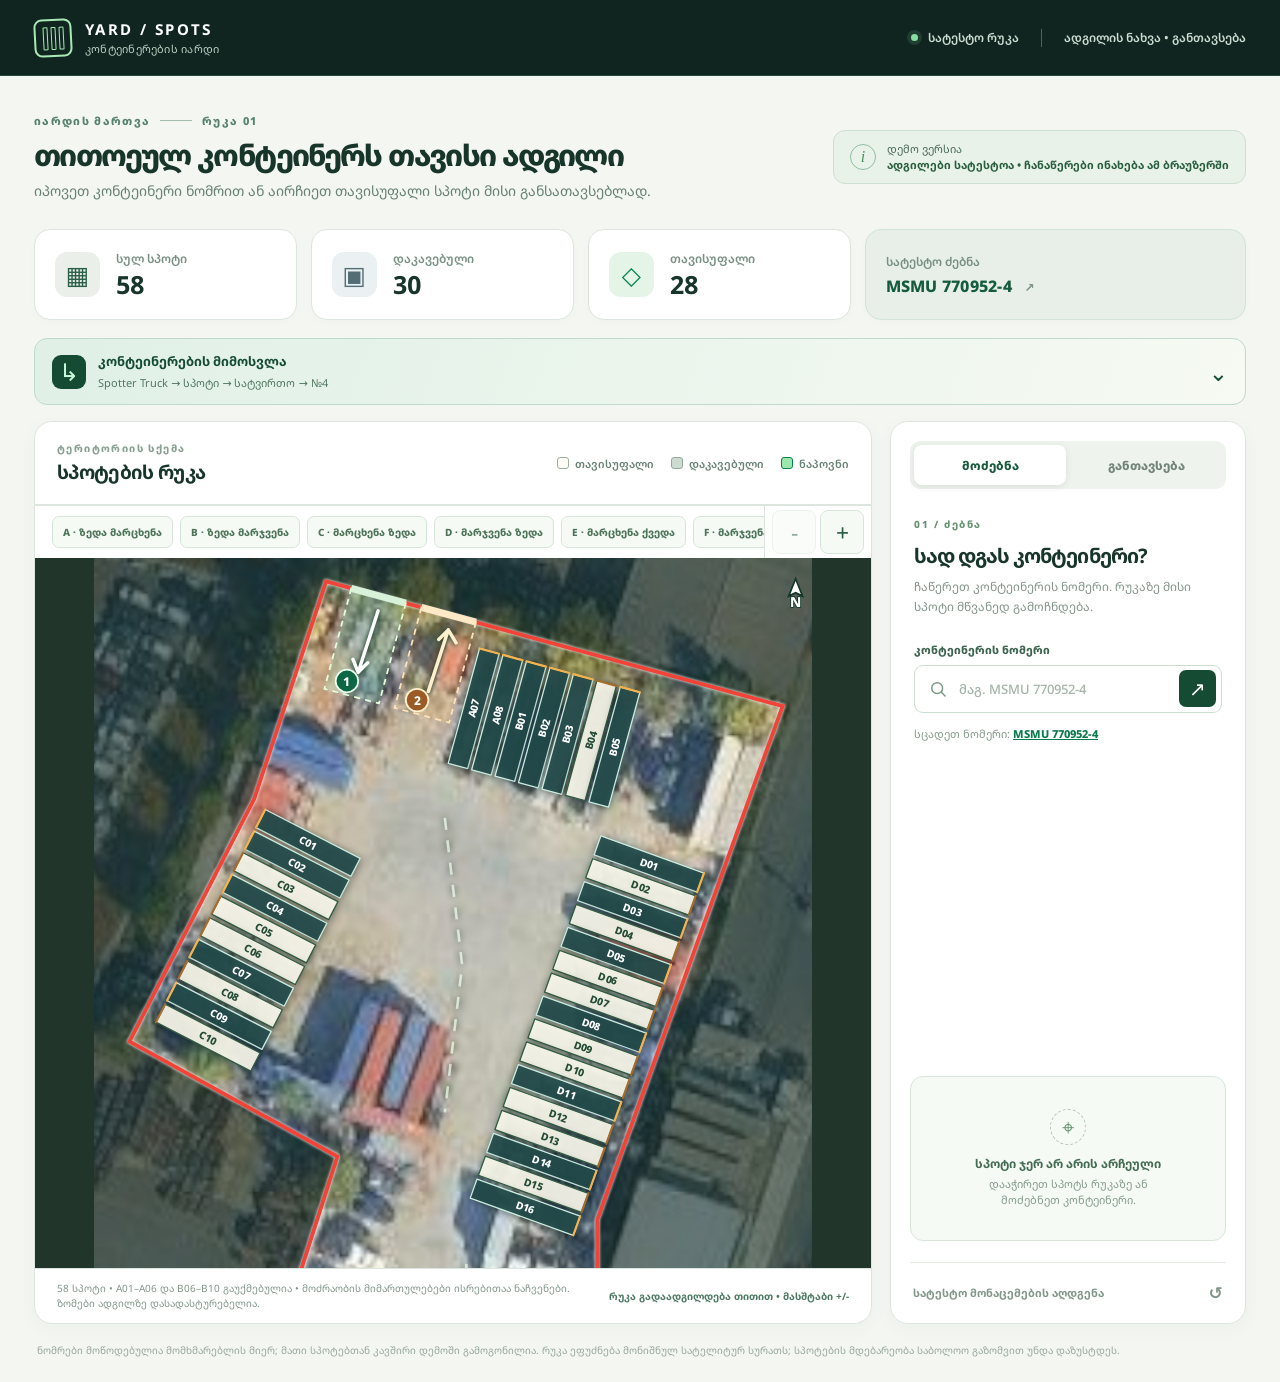
<file: index.html>
<!doctype html>
<html lang="ka">
  <head>
    <meta charset="utf-8" />
    <meta name="viewport" content="width=device-width, initial-scale=1" />
    <meta name="theme-color" content="#10251f" />
    <meta name="description" content="კონტეინერების იარდის ინტერაქტიული რუკა — სპოტზე განთავსება და ნომრით მოძებნა." />
    <link rel="icon" type="image/svg+xml" href="data:image/svg+xml,%3Csvg xmlns='http://www.w3.org/2000/svg' viewBox='0 0 64 64'%3E%3Crect width='64' height='64' rx='14' fill='%2310251f'/%3E%3Cpath d='M12 18h40v28H12zM22 18v28M42 18v28' fill='none' stroke='%239be6bd' stroke-width='4'/%3E%3C/svg%3E" />
    <title>კონტეინერების იარდი · სპოტების რუკა</title>
    <link rel="stylesheet" href="styles.css?v=7" />
    <script src="app.js?v=7" defer></script>
  </head>
  <body>
    <div class="app-shell">
      <header class="topbar">
        <div class="brand" aria-label="კონტეინერების იარდი">
          <div class="brand-mark" aria-hidden="true"><span></span><span></span><span></span></div>
          <div><strong>YARD / SPOTS</strong><small>კონტეინერების იარდი</small></div>
        </div>
        <div class="topbar-right"><span class="live-dot" aria-hidden="true"></span><span>სატესტო რუკა</span><span class="top-separator"></span><span>ადგილის ნახვა • განთავსება</span></div>
      </header>

      <main class="workspace">
        <section class="page-heading" aria-labelledby="page-title">
          <div>
            <p class="eyebrow">იარდის მართვა <span class="eyebrow-line"></span> რუკა 01</p>
            <h1 id="page-title">თითოეულ კონტეინერს თავისი ადგილი</h1>
            <p class="heading-note">იპოვეთ კონტეინერი ნომრით ან აირჩიეთ თავისუფალი სპოტი მისი განსათავსებლად.</p>
          </div>
          <div class="demo-tag"><span class="demo-tag-icon">i</span><span>დემო ვერსია<br /><strong>ადგილები სატესტოა • ჩანაწერები ინახება ამ ბრაუზერში</strong></span></div>
        </section>

        <section class="summary" aria-label="იარდის სტატისტიკა">
          <div class="summary-card"><span class="summary-icon all-icon" aria-hidden="true">▦</span><div><span>სულ სპოტი</span><strong id="totalCount">58</strong></div></div>
          <div class="summary-card"><span class="summary-icon occupied-icon" aria-hidden="true">▣</span><div><span>დაკავებული</span><strong id="occupiedCount">—</strong></div></div>
          <div class="summary-card"><span class="summary-icon free-icon" aria-hidden="true">◇</span><div><span>თავისუფალი</span><strong id="freeCount">—</strong></div></div>
          <div class="summary-card example-card"><span>სატესტო ძებნა</span><button type="button" id="exampleSearch" class="example-button">MSMU 770952-4 <span aria-hidden="true">↗</span></button></div>
        </section>

        <details class="movement-flow">
          <summary class="flow-link">
            <span class="flow-link-icon" aria-hidden="true">↳</span>
            <span><strong>კონტეინერების მიმოსვლა</strong><small>Spotter Truck → სპოტი → სატვირთო → №4</small></span>
            <span class="flow-link-arrow" aria-hidden="true">⌄</span>
          </summary>
          <div class="flow-content">
            <ol class="flow-steps">
              <li><span>01</span><div><strong>Spotter Truck შემოდის</strong><p>იარდში შემოაქვს ჩატვირთული კონტეინერი.</p></div></li>
              <li><span>02</span><div><strong>თავისუფალი სპოტის არჩევა</strong><p>თანამშრომელი რუკაზე ირჩევს თავისუფალ ადგილს.</p></div></li>
              <li><span>03</span><div><strong>სპოტზე გაჩერება</strong><p>Spotter Truck კონტეინერს არჩეულ სპოტზე აყენებს.</p></div></li>
              <li><span>04</span><div><strong>მდებარეობის დაფიქსირება</strong><p>კონტეინერის ნომერი უკავშირდება სპოტის კოდს.</p></div></li>
              <li><span>05</span><div><strong>ნომრით მოძებნა</strong><p>გატანისას რუკა შესაბამის სპოტს მწვანედ აჩვენებს.</p></div></li>
              <li><span>06</span><div><strong>სატვირთო იღებს კონტეინერს</strong><p>ჩატვირთულ კონტეინერს სატვირთო იღებს სპოტიდან.</p></div></li>
              <li class="flow-exit"><span>07</span><div><strong>გასვლა №4-ით</strong><p>სატვირთო კონტეინერით ტოვებს იარდს.</p></div></li>
              <li><span>08</span><div><strong>სპოტი კვლავ თავისუფალია</strong><p>თანამშრომელი აპში აფიქსირებს გატანას.</p></div></li>
            </ol>
            <a class="flow-full" href="movement-flow.html" target="_blank" rel="noopener">ინტერაქტიული სქემის გახსნა <span aria-hidden="true">↗</span></a>
          </div>
        </details>

        <div class="content-grid">
          <section class="map-card" aria-labelledby="map-title">
            <div class="card-toolbar">
              <div><p class="section-kicker">ტერიტორიის სქემა</p><h2 id="map-title">სპოტების რუკა</h2></div>
              <div class="legend" aria-label="რუკის აღნიშვნები"><span><i class="legend-free"></i>თავისუფალი</span><span><i class="legend-occupied"></i>დაკავებული</span><span><i class="legend-found"></i>ნაპოვნი</span></div>
            </div>
            <div class="map-navigation">
              <div class="zone-nav" aria-label="რუკის ზონები"><button type="button" data-zone="A">A · ზედა მარცხენა</button><button type="button" data-zone="B">B · ზედა მარჯვენა</button><button type="button" data-zone="C">C · მარცხენა ზედა</button><button type="button" data-zone="D">D · მარჯვენა ზედა</button><button type="button" data-zone="E">E · მარცხენა ქვედა</button><button type="button" data-zone="F">F · მარჯვენა ქვედა</button></div>
              <div class="zoom-actions" role="group" aria-label="რუკის მასშტაბი"><button type="button" id="zoomOut" aria-label="რუკის დაპატარავება" title="რუკის დაპატარავება" disabled>−</button><button type="button" id="zoomIn" aria-label="რუკის გადიდება" title="რუკის გადიდება">+</button></div>
            </div>
            <div class="map-wrap" id="mapWrap" data-zoom="0">
              <svg id="yardMap" viewBox="100 0 830 1526" role="img" aria-label="წითლად შემოხაზულ რეალურ იარდზე დატანილი 58 სავარაუდო კონტეინერის სპოტი" xmlns="http://www.w3.org/2000/svg">
                <defs>
                  <path id="yardShape" d="M368 27 L895 171 L681 764 L681 846 L808 891 L604 1498 L160 1380 L381 691 L141 558 L285 278 Z" />
                  <mask id="outsideYard" maskUnits="userSpaceOnUse" x="100" y="0" width="830" height="1526"><rect x="100" y="0" width="830" height="1526" fill="white" /><use href="#yardShape" fill="black" /></mask>
                </defs>
                <image href="yard-clean-reference.png" x="5.77" y="-159.62" width="1038.46" height="1774.36" preserveAspectRatio="none" />
                <rect class="outside-mask" x="100" y="0" width="830" height="1526" mask="url(#outsideYard)" />
                <use class="site-overlay" href="#yardShape" />
                <use class="site-boundary" href="#yardShape" />
                <g class="gate-access" aria-label="ზედა მოძრაობის ზოლები">
                  <g aria-label="1: შემოსვლა"><polygon class="gate-lane" points="397,35 460,52 429,168 366,151" /><path class="gate-opening" d="M397 35 L460 52" /><path class="gate-arrow" d="M428 61 L405 132 M405 132 L399 117 M405 132 L416 121" /><circle class="gate-badge" cx="392" cy="142" r="13" /><text class="gate-number" x="392" y="142">1</text></g>
                  <g class="gate-exit" aria-label="2: გასვლა"><polygon class="gate-lane" points="478,57 541,74 510,190 447,173" /><path class="gate-opening" d="M478 57 L541 74" /><path class="gate-arrow" d="M486 154 L509 83 M509 83 L498 94 M509 83 L518 98" /><circle class="gate-badge" cx="473" cy="164" r="13" /><text class="gate-number" x="473" y="164">2</text></g>
                </g>
                <path class="aisle-center" d="M505 300 L525 470 L505 640 M530 815 L513 1080 L467 1270" />
                <g class="gate-access" aria-label="Aquino Auto-სთან მოძრაობის ზოლები">
                  <g aria-label="3: შემოსვლა"><polygon class="gate-lane" points="190,1388 250,1404 276,1307 216,1291" /><path class="gate-opening" d="M190 1388 L250 1404" /><path class="gate-arrow" d="M220 1396 L246 1300 M246 1300 L233 1313 M246 1300 L253 1319" /><circle class="gate-badge" cx="232" cy="1322" r="13" /><text class="gate-number" x="232" y="1322">3</text></g>
                  <g class="gate-exit" aria-label="4: გასვლა"><polygon class="gate-lane" points="270,1409 330,1425 356,1328 296,1312" /><path class="gate-opening" d="M270 1409 L330 1425" /><path class="gate-arrow" d="M322 1321 L300 1417 M300 1417 L297 1402 M300 1417 L310 1405" /><circle class="gate-badge" cx="334" cy="1335" r="13" /><text class="gate-number" x="334" y="1335">4</text></g>
                </g>
                <g id="spotLayer"></g>
                <g class="north-indicator" transform="translate(902 24)"><path d="M0 20 L8 0 L16 20 L8 16 Z" /><text x="8" y="33" text-anchor="middle">N</text></g>
              </svg>
            </div>
            <div class="map-footer"><span>58 სპოტი • A01–A06 და B06–B10 გაუქმებულია • მოძრაობის მიმართულებები ისრებითაა ნაჩვენები. ზომები ადგილზე დასადასტურებელია.</span><span class="map-foot-hint">რუკა გადაადგილდება თითით • მასშტაბი +/−</span></div>
          </section>

          <aside class="control-card" aria-label="ძებნა და სპოტის მართვა">
            <div class="mode-switch" role="tablist" aria-label="მოქმედება"><button type="button" class="mode-tab active" id="searchTab" role="tab" aria-selected="true">მოძებნა</button><button type="button" class="mode-tab" id="assignTab" role="tab" aria-selected="false">განთავსება</button></div>
            <div id="searchPane" class="pane">
              <div class="pane-title"><span class="pane-index">01 / ძებნა</span><h2>სად დგას კონტეინერი?</h2><p>ჩაწერეთ კონტეინერის ნომერი. რუკაზე მისი სპოტი მწვანედ გამოჩნდება.</p></div>
              <form id="searchForm" novalidate><label for="searchInput">კონტეინერის ნომერი</label><div class="search-field"><svg width="20" height="20" viewBox="0 0 24 24" fill="none" aria-hidden="true"><circle cx="11" cy="11" r="6.5" stroke="currentColor" stroke-width="1.8"/><path d="m16 16 4.5 4.5" stroke="currentColor" stroke-width="1.8" stroke-linecap="round"/></svg><input id="searchInput" name="container" autocomplete="off" list="containerOptions" placeholder="მაგ. MSMU 770952-4" /><button type="submit" aria-label="მოძებნა">↗</button></div></form>
              <div id="searchFeedback" class="feedback" role="status" aria-live="polite">სცადეთ ნომერი: <button type="button" id="sampleNumber">MSMU 770952-4</button></div>
            </div>
            <div id="assignPane" class="pane" hidden>
              <div class="pane-title"><span class="pane-index">02 / განთავსება</span><h2>მიანიჭეთ სპოტი</h2><p>რუკაზე აირჩიეთ თავისუფალი ადგილი და შეიყვანეთ კონტეინერის ნომერი.</p></div>
              <form id="assignForm" novalidate><label for="spotCode">არჩეული სპოტი</label><input id="spotCode" name="spot" readonly placeholder="აირჩიეთ რუკაზე" /><label for="containerInput">კონტეინერის ნომერი</label><input id="containerInput" name="container" autocomplete="off" autocapitalize="characters" list="containerOptions" placeholder="მაგ. TCNU 327868-6" maxlength="22" /><button class="primary-button" type="submit">სპოტზე განთავსება <span aria-hidden="true">↗</span></button></form>
              <p id="assignFeedback" class="feedback" role="status" aria-live="polite">თავისუფალი სპოტები რუკაზე ღია ფერით არის მონიშნული.</p>
            </div>
            <div class="detail-panel" id="detailPanel" aria-live="polite"><div class="detail-placeholder"><span class="detail-glyph" aria-hidden="true">⌖</span><strong>სპოტი ჯერ არ არის არჩეული</strong><p>დააჭირეთ სპოტს რუკაზე ან მოძებნეთ კონტეინერი.</p></div></div>
            <button type="button" id="resetButton" class="reset-button">სატესტო მონაცემების აღდგენა <span aria-hidden="true">↺</span></button>
            <datalist id="containerOptions"></datalist>
          </aside>
        </div>
        <p class="site-footnote">ნომრები მოწოდებულია მომხმარებლის მიერ; მათი სპოტებთან კავშირი დემოში გამოგონილია. რუკა ეფუძნება მონიშნულ სატელიტურ სურათს; სპოტების მდებარეობა საბოლოო გაზომვით უნდა დაზუსტდეს.</p>
      </main>
    </div>
  </body>
</html>
</file>
<file: styles.css>
@import url('https://fonts.googleapis.com/css2?family=Noto+Sans+Georgian:wght@400;500;600;700;800&display=swap');

:root{--ink:#18352b;--ink-2:#426357;--deep:#10251f;--line:#dce6df;--surface:#fff;--canvas:#f3f6f1;--yard:#edf0dc;--green:#0a8050;--green-light:#bcf0c7;--gold:#c59744;font-family:'Noto Sans Georgian',system-ui,-apple-system,BlinkMacSystemFont,sans-serif;color:var(--ink);background:var(--canvas)}
*{box-sizing:border-box}body{margin:0;min-width:320px}button,input{font:inherit}button{cursor:pointer}button:focus-visible,input:focus-visible{outline:3px solid #52ad78;outline-offset:3px}button:disabled{cursor:not-allowed;opacity:.5}[hidden]{display:none!important}
.topbar{height:76px;background:var(--deep);color:white;display:flex;align-items:center;justify-content:space-between;padding:0 max(34px,calc((100vw - 1510px)/2));border-bottom:1px solid #29483d}.brand{display:flex;align-items:center;gap:13px}.brand-mark{width:38px;height:38px;border:2px solid #a9e9b6;border-radius:8px;display:flex;align-items:center;justify-content:center;gap:3px;transform:rotate(-3deg)}.brand-mark span{height:23px;width:5px;border:1.5px solid #a9e9b6;border-radius:1px}.brand strong{display:block;font-size:15px;letter-spacing:.16em;line-height:1.2}.brand small{display:block;color:#b8cfc2;font-size:11px;margin-top:3px;letter-spacing:.02em}.topbar-right{display:flex;gap:10px;align-items:center;font-size:12px;font-weight:600;color:#cbddd2}.live-dot{width:7px;height:7px;border-radius:50%;background:#85dfa0;box-shadow:0 0 0 4px #85dfa022}.top-separator{height:18px;width:1px;background:#4b675a;margin:0 12px}
.workspace{max-width:1510px;margin:0 auto;padding:37px 34px 24px}.page-heading{display:flex;justify-content:space-between;align-items:center;gap:24px;margin-bottom:29px}.eyebrow{display:flex;gap:10px;align-items:center;margin:0 0 8px;font-size:11px;font-weight:800;letter-spacing:.12em;text-transform:uppercase;color:#56816d}.eyebrow-line{width:32px;height:1px;background:#a4bcaa}h1,h2,p{margin-top:0}h1{font-size:clamp(26px,2.3vw,36px);letter-spacing:-.055em;line-height:1.3;margin-bottom:7px;font-weight:800}.heading-note{font-size:14px;color:#678074;margin-bottom:0}.demo-tag{display:flex;align-items:center;gap:11px;background:#e9f2e9;border:1px solid #cddfcf;border-radius:12px;padding:10px 16px;color:#4a6a58;font-size:11px;line-height:1.45;min-width:242px}.demo-tag strong{font-size:11px;color:#285e3e}.demo-tag-icon{display:grid;place-items:center;flex:none;width:26px;height:26px;border:1px solid #8fbea0;border-radius:50%;font-family:Georgia,serif;font-style:italic;font-size:16px;color:#4b9160}
.summary{display:grid;grid-template-columns:repeat(3,minmax(0,1fr)) minmax(220px,1.45fr);gap:14px;margin-bottom:18px}.summary-card{min-height:91px;border:1px solid var(--line);border-radius:16px;background:var(--surface);display:flex;align-items:center;gap:16px;padding:16px 20px;box-shadow:0 2px 8px #18352b05}.summary-card>div{display:flex;flex-direction:column;gap:3px}.summary-card span:not(.summary-icon){color:#789084;font-size:12px;font-weight:600}.summary-card strong{font-size:25px;line-height:1.15;letter-spacing:-.05em}.summary-icon{display:grid;place-items:center;width:45px;height:45px;border-radius:12px;font-size:25px;line-height:1}.all-icon{background:#eaf0e9;color:#2a5f47}.occupied-icon{background:#ebf0f2;color:#526d75}.free-icon{background:#e4f5e8;color:#0a8550}.example-card{display:flex;align-items:flex-start;justify-content:center;flex-direction:column;background:#e7efe8;border-color:#d2e4d7;gap:5px}.example-button{border:0;background:transparent;padding:0;text-align:left;color:#155c3d;font-size:16px;font-weight:800;letter-spacing:.015em}.example-button span{margin-left:8px}.example-button:hover{text-decoration:underline}
.content-grid{display:grid;grid-template-columns:minmax(0,1fr) 356px;gap:18px;align-items:stretch}.map-card,.control-card{border:1px solid var(--line);border-radius:18px;background:var(--surface);box-shadow:0 5px 20px #18352b08}.map-card{min-width:0;overflow:hidden}.card-toolbar{min-height:83px;display:flex;align-items:center;justify-content:space-between;gap:20px;padding:17px 22px;border-bottom:1px solid var(--line)}.section-kicker{font-size:10px;letter-spacing:.14em;text-transform:uppercase;color:#88a091;font-weight:800;margin-bottom:4px}.card-toolbar h2{font-size:19px;letter-spacing:-.035em;margin:0}.legend{display:flex;gap:17px;align-items:center;color:#698276;font-size:11px;font-weight:600;white-space:nowrap}.legend span{display:flex;align-items:center;gap:6px}.legend i{display:inline-block;width:12px;height:12px;border-radius:3px;border:1px solid}.legend-free{background:#fffdf5;border-color:#9bae9e!important}.legend-occupied{background:#cddbd1;border-color:#91ab99!important}.legend-found{background:#9ce7ab;border-color:#0a8050!important}.map-wrap{background:#fafbf7;overflow:auto;padding:14px;scrollbar-width:thin}.map-wrap svg{display:block;width:100%;min-width:690px;height:auto;min-height:478px}.map-footer{display:flex;justify-content:space-between;gap:20px;align-items:center;padding:12px 22px;border-top:1px solid var(--line);color:#819589;font-size:10px;line-height:1.5}.map-foot-hint{color:#4d7964;white-space:nowrap;font-weight:700}.site-ground{fill:var(--yard)}.site-texture{fill:url(#yardTexture)}.site-boundary{fill:none;stroke:#aebca9;stroke-width:2;stroke-dasharray:8 6}.aisle{fill:#e2e9d9;opacity:.75}.aisle-center{stroke:#c2cfbb;stroke-width:2;stroke-dasharray:12 10}.entry-lane{fill:none;stroke:#8ea89a;stroke-width:2;stroke-dasharray:8 6}.entry-arrow{fill:none;stroke:#78a488;stroke-width:2.5;stroke-linecap:round;stroke-linejoin:round}.map-direction{fill:#587464;font-weight:700;font-size:12px;letter-spacing:.02em}.zone-label{fill:#52715e;font-weight:800;font-size:12px;letter-spacing:.02em}.map-aisle-label{fill:#a5b6a6;font-size:17px;font-weight:700}.north-indicator path{fill:#2d6146}.north-indicator text{fill:#2d6146;font-size:12px;font-weight:800}.spot{cursor:pointer}.spot rect.outer{stroke-width:2;rx:7;transition:fill .2s,stroke .2s,filter .2s}.spot.free rect.outer{fill:#fffdf5;stroke:#9bad9d}.spot.occupied rect.outer{fill:#d1ded4;stroke:#93a99a}.spot.found rect.outer{fill:#9be9ac;stroke:#078049;stroke-width:3;filter:drop-shadow(0 0 9px #2bbf7666)}.spot.selected:not(.found) rect.outer{stroke:#b88532;stroke-width:3;fill:#ffefc8}.spot:hover rect.outer{stroke:#0b8655;stroke-width:3}.spot:focus{outline:none}.spot:focus-visible rect.outer{stroke:#095c9d;stroke-width:4}.spot .ribs{fill:url(#containerLines);opacity:.6;pointer-events:none}.spot.free .ribs{opacity:.2}.spot .spot-code{font-size:14px;font-weight:800;fill:#244b35;pointer-events:none;text-anchor:middle}.spot .spot-number{font-size:9px;font-weight:700;fill:#60776a;pointer-events:none;text-anchor:middle;letter-spacing:.015em}.spot.found .spot-code,.spot.found .spot-number{fill:#06492d}.spot .spot-dot{fill:#6b9f80;pointer-events:none}.spot.free .spot-dot{fill:#c6d8c6}.spot.found .spot-dot{fill:#08794a}.spot .focus-ring{fill:none;stroke:#08794a;stroke-width:2;opacity:0}.spot.found .focus-ring{opacity:1}
.control-card{display:flex;flex-direction:column;padding:19px;min-width:0}.mode-switch{display:grid;grid-template-columns:1fr 1fr;background:#eff3ed;border-radius:10px;padding:4px;gap:4px}.mode-tab{min-height:40px;border:0;border-radius:8px;background:transparent;color:#718479;font-size:12px;font-weight:800}.mode-tab.active{background:white;color:#17583b;box-shadow:0 2px 7px #18352b18}.pane{padding:28px 4px 16px}.pane-title{margin-bottom:26px}.pane-index{display:block;color:#669272;font-size:10px;font-weight:800;letter-spacing:.16em;margin-bottom:11px}.pane-title h2{font-size:20px;line-height:1.35;letter-spacing:-.045em;margin-bottom:8px}.pane-title p{color:#82958a;font-size:12px;line-height:1.6;margin-bottom:0}.pane label{display:block;font-size:11px;font-weight:800;color:#3e6550;margin:0 0 8px}.pane input:not(.search-field input){width:100%;height:47px;border:1px solid #d2dfd5;border-radius:9px;background:#fff;padding:0 13px;color:#254838;font-weight:700;outline:none}.pane input:focus{border-color:#3c9d68;box-shadow:0 0 0 3px #3c9d681d}.pane input[readonly]{background:#f3f6f1;color:#557060;cursor:default;margin-bottom:19px}.pane input::placeholder{color:#a3b4a7;font-weight:500}.search-field{display:flex;align-items:center;gap:9px;height:48px;border:1px solid #cdded0;border-radius:9px;padding:0 5px 0 13px;color:#7d9886}.search-field:focus-within{border-color:#3c9d68;box-shadow:0 0 0 3px #3c9d681d}.search-field input{min-width:0;flex:1;border:0;outline:0;background:transparent;color:#264c38;font-size:13px;font-weight:700}.search-field button{width:37px;height:37px;border:0;border-radius:7px;background:#164b33;color:#fff;font-size:20px;line-height:1}.search-field button:hover,.primary-button:hover{background:#0a7a4c}.feedback{color:#85998b;font-size:11px;line-height:1.55;margin:12px 0 0;min-height:34px}.feedback button{border:0;background:transparent;padding:0;color:#0a7c4c;text-decoration:underline;font-weight:800}.feedback.error{color:#bb4b43}.feedback.success{color:#16724c}.primary-button{width:100%;height:46px;background:#164b33;color:white;border:0;border-radius:9px;font-weight:800;font-size:12px;margin-top:19px;display:flex;align-items:center;justify-content:center;gap:14px}.primary-button span{font-size:18px}
.detail-panel{border:1px solid #d8e6d9;background:#f6faf5;border-radius:13px;margin-top:auto;min-height:164px;padding:19px}.detail-placeholder{text-align:center;color:#859c8a;display:flex;flex-direction:column;align-items:center;justify-content:center;min-height:125px}.detail-glyph{display:grid;place-items:center;width:36px;height:36px;border:1px dashed #b4c7b8;border-radius:50%;font-size:22px;margin-bottom:10px;color:#669371}.detail-placeholder strong{font-size:12px;color:#446c53}.detail-placeholder p{font-size:11px;line-height:1.5;margin:4px 0 0;max-width:220px}.detail-head{display:flex;align-items:flex-start;justify-content:space-between;gap:10px}.detail-head span{font-size:10px;font-weight:800;letter-spacing:.1em;color:#6b9072}.detail-head strong{display:block;font-size:26px;line-height:1.2;letter-spacing:-.04em;margin-top:3px}.status-pill{display:inline-block;padding:5px 8px;border-radius:7px;font-size:10px;font-weight:800;color:#126c44;background:#e2f2e6}.status-pill.occupied{color:#526e5c;background:#e5ece6}.detail-container{font-size:17px;font-weight:800;letter-spacing:.025em;margin:15px 0 4px;color:#165b3c}.detail-small{font-size:11px;color:#789184;margin:0}.detail-action{margin-top:15px;background:white;border:1px solid #cbdccb;border-radius:7px;color:#456d53;font-size:11px;font-weight:800;min-height:37px;padding:0 10px}.detail-action:hover{border-color:#9abd9c;color:#0c7a4c}.reset-button{display:flex;align-items:center;justify-content:space-between;background:transparent;border:0;border-top:1px solid #e3ebe3;color:#82978a;width:100%;padding:18px 3px 0;margin-top:21px;text-align:left;font-size:11px;font-weight:700}.reset-button:hover{color:#166e47}.reset-button span{font-size:17px}.site-footnote{font-size:10px;color:#96a79a;line-height:1.6;margin:18px 3px 0}
@media(max-width:1150px){.content-grid{grid-template-columns:minmax(0,1fr) 320px}.legend{gap:9px}.workspace{padding:30px 24px}.topbar{padding:0 24px}.map-footer{flex-direction:column;align-items:flex-start;gap:2px}.summary{grid-template-columns:repeat(4,1fr)}.summary-card{padding:12px;gap:10px}.summary-icon{width:36px;height:36px;font-size:21px}}
@media(max-width:900px){.content-grid{grid-template-columns:1fr}.control-card{display:grid;grid-template-columns:1fr 1fr;column-gap:20px}.mode-switch,.reset-button{grid-column:1/-1}.pane{grid-column:1}.detail-panel{grid-column:2;grid-row:2;align-self:stretch;margin:27px 0 16px}.summary{grid-template-columns:repeat(2,1fr)}.map-wrap svg{min-width:750px}}
@media(max-width:610px){.topbar{height:67px;padding:0 17px}.brand-mark{width:34px;height:34px}.brand strong{font-size:12px}.topbar-right{font-size:10px}.topbar-right .top-separator,.topbar-right .top-separator+span{display:none}.workspace{padding:24px 14px}.page-heading{display:block;margin-bottom:19px}h1{font-size:26px}.heading-note{font-size:12px;line-height:1.55}.demo-tag{margin-top:16px;width:100%;min-width:0}.summary{gap:8px;margin-bottom:11px}.summary-card{min-height:75px;padding:10px}.summary-card strong{font-size:20px}.summary-icon{width:30px;height:30px;font-size:18px}.summary-card span:not(.summary-icon){font-size:10px}.example-card{grid-column:1/-1;min-height:60px;padding:10px 14px}.example-button{font-size:13px}.card-toolbar{padding:15px;display:block}.card-toolbar h2{font-size:17px}.legend{margin-top:11px;gap:11px;font-size:10px}.map-wrap{padding:4px}.map-wrap svg{min-width:750px}.map-footer{padding:10px 15px}.control-card{display:block;padding:14px}.pane{padding:20px 3px 14px}.detail-panel{margin:3px 0 0}.site-footnote{margin-top:14px}}
@media(prefers-reduced-motion:reduce){.spot rect.outer{transition:none}}

/* The satellite reference keeps the photographed red yard perimeter and container scale. */
.map-wrap{height:710px;padding:0;background:#21352b;overscroll-behavior:contain}
.map-wrap svg{width:100%;min-width:640px;height:auto;min-height:0}
.outside-mask{fill:#142b23;opacity:.57}
.site-overlay{fill:#f2f3c9;opacity:.06}
.site-boundary{fill:none;stroke:#ebffe8;stroke-width:3.5;stroke-dasharray:11 9;filter:drop-shadow(0 0 4px #12351e)}
.aisle-center{fill:none;stroke:#e5f4e3;stroke-width:3;stroke-dasharray:14 12;opacity:.75;filter:drop-shadow(0 0 4px #1b3526)}
.entry-arrow{stroke:#f7ffe7;stroke-width:6;filter:drop-shadow(0 0 4px #14371e)}
.zone-label,.map-direction,.map-aisle-label{fill:#fff;font-weight:800;paint-order:stroke;stroke:#1b3328;stroke-width:5;stroke-linejoin:round}
.zone-label{font-size:18px}.map-direction{font-size:22px}.map-aisle-label{font-size:19px}
.north-indicator path{fill:#fff;stroke:#133528;stroke-width:2}.north-indicator text{fill:#fff;stroke:#133528;stroke-width:2;paint-order:stroke;font-size:16px}
.spot .hit-area{fill:transparent;pointer-events:all}
.spot rect.outer{filter:drop-shadow(0 2px 5px #0b201b99)}
.spot.free rect.outer{fill:#fffdf1e6;stroke:#315c41;stroke-width:3}
.spot.occupied rect.outer{fill:#234b4be6;stroke:#cbede1;stroke-width:2.5}
.spot.occupied .spot-code,.spot.occupied .spot-number{fill:#fff}
.spot.found rect.outer{fill:#9df7a5;stroke:#0b633a;stroke-width:4;filter:drop-shadow(0 0 11px #abff9d)}
.spot.found .spot-code,.spot.found .spot-number{fill:#064229}
.spot .spot-code{font-size:15px}.spot .spot-number{font-size:9px}
.spot .ribs{opacity:.18}.spot.free .ribs{opacity:.1}
.zone-nav{display:flex;gap:7px;overflow:auto;padding:10px 17px;border-top:1px solid var(--line);scrollbar-width:thin}
.zone-nav button{flex:none;min-height:32px;border:1px solid #d6e5d9;border-radius:7px;background:#f6faf5;color:#4d7459;padding:0 10px;font-size:10px;font-weight:800}
.zone-nav button:hover{border-color:#77b88a;color:#0b7d4e}
@media(max-width:900px){.control-card{order:-1}.map-card{order:0}.map-wrap{height:670px}}
@media(max-width:610px){.content-grid{gap:12px}.control-card{order:-1}.map-card{order:0}.pane{padding:16px 3px 10px}.pane-title{margin-bottom:17px}.detail-panel:has(.detail-placeholder){display:none}.map-wrap{height:62vh;min-height:430px;max-height:620px}.map-wrap svg{width:830px;min-width:830px}.map-foot-hint{white-space:normal}.zone-nav{padding:9px 12px}.zone-nav button{min-height:39px;font-size:11px}}
@media(max-width:610px){
  .topbar{height:58px}.brand small{font-size:9px}.topbar-right{font-size:9px}
  .workspace{padding-top:16px}.page-heading{margin-bottom:12px}.eyebrow,.heading-note{display:none}h1{font-size:21px;line-height:1.3;margin-bottom:0}
  .demo-tag{margin-top:9px;min-width:0;padding:6px 9px;font-size:9px;line-height:1.25}.demo-tag strong{font-size:9px}.demo-tag-icon{width:20px;height:20px;font-size:13px}
  .summary{display:none}.control-card{padding:10px}.pane{padding:12px 3px 6px}.pane-title{margin-bottom:10px}.pane-index,.pane-title p{display:none}.pane-title h2{font-size:16px;margin:0}
  .feedback{min-height:0;margin-top:7px;font-size:10px}.reset-button{margin-top:4px;padding:6px 3px 0;font-size:10px}.content-grid{gap:10px}
  .card-toolbar{padding:10px 13px}.card-toolbar .section-kicker{display:none}.card-toolbar h2{font-size:16px}.legend{margin-top:5px}
  .zone-nav{padding:7px 10px}.zone-nav button{min-height:35px}
}

/* Survey sketch: straight yard edges and container rows normal to each edge. */
.site-boundary{stroke:#f04438;stroke-width:4.5;stroke-dasharray:none;filter:drop-shadow(0 0 2px #fff)}
.spot polygon.outer{stroke-width:3;stroke-linejoin:round;transition:fill .2s,stroke .2s,filter .2s;filter:drop-shadow(0 2px 5px #0b201b99)}
.spot.free polygon.outer{fill:#fffdf1e6;stroke:#315c41}
.spot.occupied polygon.outer{fill:#234b4be6;stroke:#cbede1}
.spot.found polygon.outer{fill:#9df7a5;stroke:#0b633a;stroke-width:4;filter:drop-shadow(0 0 11px #abff9d)}
.spot.selected:not(.found) polygon.outer{fill:#ffefc8;stroke:#b88532;stroke-width:4}
.spot:hover polygon.outer{stroke:#0b8655;stroke-width:4}
.spot:focus-visible polygon.outer{stroke:#095c9d;stroke-width:4}
.spot polygon.hit-area{fill:transparent;stroke:transparent;stroke-width:12;pointer-events:all}
.spot polygon.focus-ring{fill:none;stroke:#08794a;stroke-width:6;stroke-linejoin:round;opacity:0;pointer-events:none}
.spot.found polygon.focus-ring{opacity:1}
.spot .door-edge{stroke:#f6b34d;stroke-width:5;stroke-linecap:round;pointer-events:none}
.spot.free .door-edge{stroke:#a56d2e}
@media(prefers-reduced-motion:reduce){.spot polygon.outer{transition:none}}

/* A modest zoom out keeps more of the yard and its shared aisle in view. */
.map-wrap svg{width:86%;min-width:580px;margin-inline:auto}
@media(max-width:610px){.map-wrap svg{width:710px;min-width:710px;margin-inline:0}}

/* Long-axis labels stay readable within the compact spots. */
.spot polygon.outer{stroke-width:1.5}
.spot.found polygon.outer,.spot.selected:not(.found) polygon.outer,.spot:hover polygon.outer,.spot:focus-visible polygon.outer{stroke-width:2.5}
.spot polygon.hit-area{stroke-width:2}
.spot polygon.focus-ring{stroke-width:3}
.spot .door-edge{stroke-width:2.5}
.spot .spot-code{font-size:12px;letter-spacing:-.025em}

.gate-access{pointer-events:none}
.gate-lane{fill:#9de7bc;fill-opacity:.24;stroke:#e7ffdc;stroke-width:2;stroke-dasharray:7 6}
.gate-opening{fill:none;stroke:#d8f1d9;stroke-width:8}
.gate-arrow{fill:none;stroke:#fff;stroke-width:4;stroke-linecap:round;stroke-linejoin:round;filter:drop-shadow(0 1px 3px #17452e)}
.gate-badge{fill:#0d6745;stroke:#e9ffec;stroke-width:2}
.gate-number{fill:#fff;font-size:14px;font-weight:800;text-anchor:middle;dominant-baseline:central}
.gate-exit .gate-lane{fill:#f3bc61;fill-opacity:.19;stroke:#ffe5b9}
.gate-exit .gate-opening{stroke:#ffe8c5}
.gate-exit .gate-arrow{stroke:#fff0cd}
.gate-exit .gate-badge{fill:#9b5b25;stroke:#fff0d0}

.map-navigation{display:flex;align-items:center;border-top:1px solid var(--line)}
.flow-link{display:flex;align-items:center;gap:12px;padding:13px 17px;margin-bottom:16px;border:1px solid #bfd9cb;border-radius:13px;background:linear-gradient(110deg,#e0f0e6,#f6faf2);color:#164b33;text-decoration:none;min-height:64px}
.flow-link>span:nth-child(2){flex:1;min-width:0}.flow-link strong{display:block;font-size:13px;line-height:1.5}.flow-link small{display:block;color:#537762;font-size:11px;line-height:1.6;margin-top:2px}.flow-link-icon{display:grid;place-items:center;flex:none;width:34px;height:34px;border-radius:9px;background:#164b33;color:#c9f8d9;font-size:24px}.flow-link-arrow{font-size:23px}.flow-link:hover{border-color:#559672;background:#e0f0e6}.flow-link:focus-visible{outline:3px solid #095c9d;outline-offset:3px}
.movement-flow{margin-bottom:16px}.movement-flow .flow-link{margin-bottom:0;cursor:pointer;list-style:none}.flow-link::-webkit-details-marker{display:none}.movement-flow[open] .flow-link{border-radius:13px 13px 0 0}.movement-flow[open] .flow-link-arrow{transform:rotate(180deg)}.flow-content{border:1px solid #bfd9cb;border-top:0;border-radius:0 0 13px 13px;padding:20px;background:#fcfefb}.flow-steps{list-style:none;padding:0;margin:0;max-width:680px}.flow-steps li{position:relative;display:flex;gap:14px;padding-bottom:20px}.flow-steps li:not(:last-child)::before{content:'';position:absolute;left:17px;top:35px;bottom:0;width:2px;background:#cde4d6}.flow-steps li>span{flex:none;display:grid;place-items:center;width:36px;height:36px;border:1px solid #b3d4c1;border-radius:50%;background:#e9f5ed;color:#216345;font-size:11px;font-weight:800}.flow-steps strong{display:block;font-size:13px;line-height:1.6;color:#164b33}.flow-steps p{font-size:12px;line-height:1.6;color:#64806e;margin:3px 0 0}.flow-steps .flow-exit>span{background:#fff1de;border-color:#e0b976;color:#8f531d}.flow-steps .flow-exit strong{color:#8f531d}.flow-full{display:flex;align-items:center;justify-content:space-between;gap:10px;min-height:44px;padding:10px 14px;max-width:680px;border-radius:9px;background:#164b33;color:#fff;text-decoration:none;font-size:12px;font-weight:700}.flow-full:hover{background:#0a7a4c}.flow-full:focus-visible{outline:3px solid #095c9d;outline-offset:3px}
@media(max-width:610px){.flow-link{padding:9px 11px;margin-bottom:10px;gap:9px}.flow-link strong{font-size:12px}.flow-link small{font-size:10px}.flow-link-icon{width:30px;height:30px}}
@media(max-width:610px){.movement-flow{margin-bottom:10px}.flow-content{padding:17px 12px}.flow-steps li{gap:10px}.flow-steps strong{font-size:12px}.flow-steps p{font-size:11px}}
.map-navigation .zone-nav{flex:1;min-width:0;border-top:0}
.zoom-actions{display:flex;flex:none;gap:4px;padding:4px 7px;border-left:1px solid var(--line)}
.zoom-actions button{width:44px;height:44px;border:1px solid #d6e5d9;border-radius:8px;background:#f6faf5;color:#225b3d;font-size:23px;line-height:1}
.zoom-actions button:hover:not(:disabled){background:#e8f5e9;border-color:#77b88a}
.map-wrap[data-zoom="1"] svg{width:112%;min-width:760px}
.map-wrap[data-zoom="2"] svg{width:145%;min-width:980px}
.map-wrap[data-zoom="3"] svg{width:180%;min-width:1230px}
@media(max-width:610px){
  .map-wrap[data-zoom="1"] svg{width:950px;min-width:950px}
  .map-wrap[data-zoom="2"] svg{width:1250px;min-width:1250px}
  .map-wrap[data-zoom="3"] svg{width:1600px;min-width:1600px}
}
</file>
